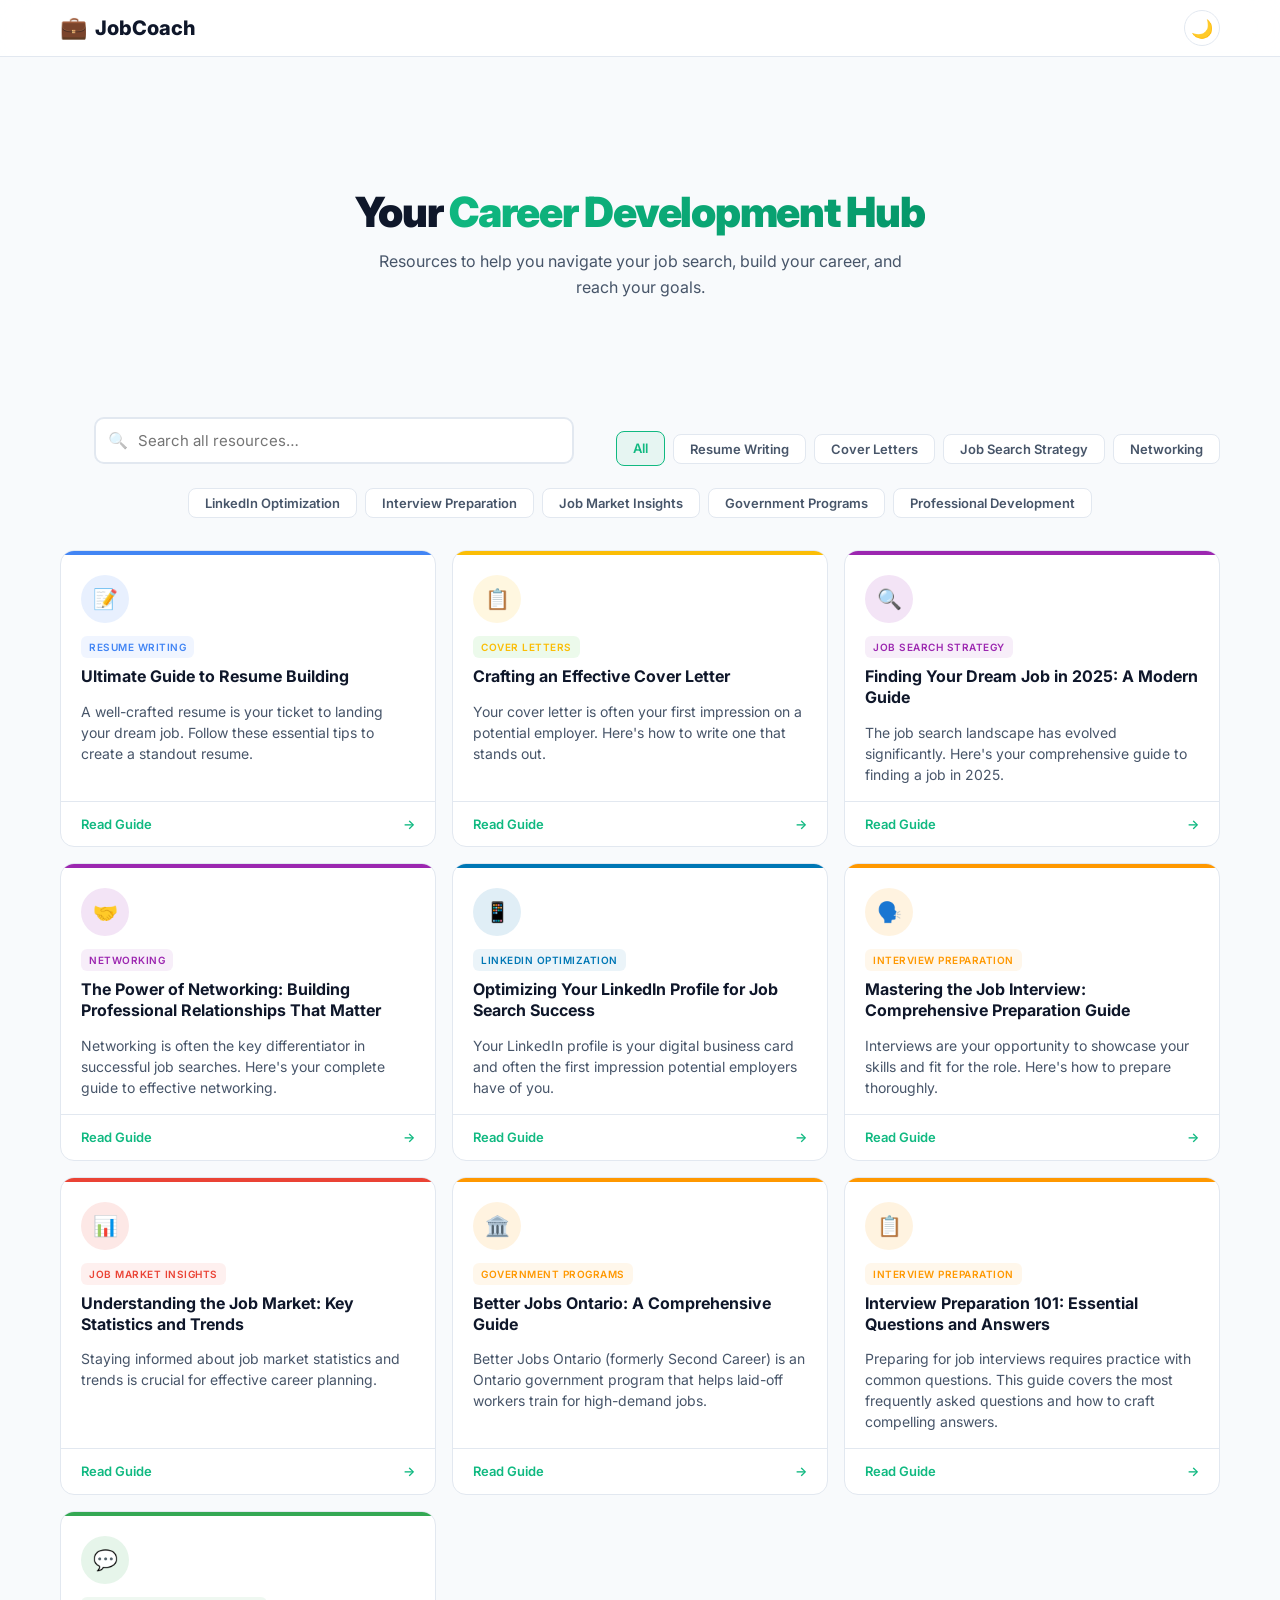
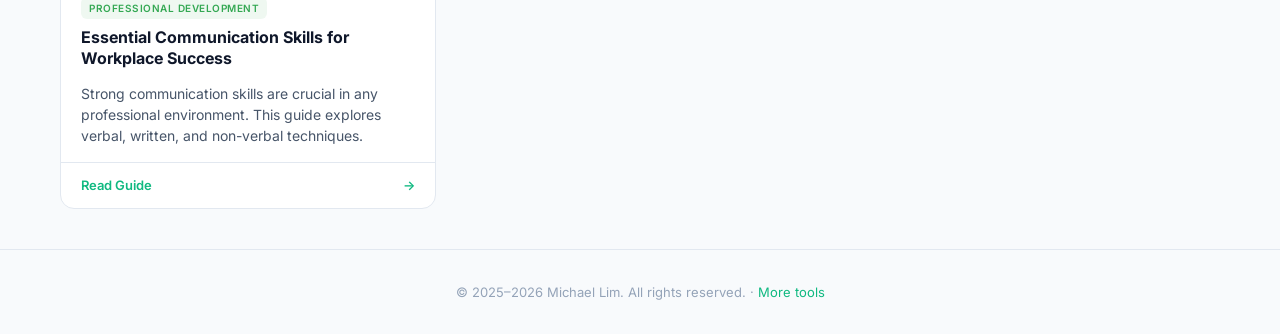
<file: index.html>
<!DOCTYPE html>
<html lang="en">
<head>
    <meta charset="UTF-8">
    <meta name="viewport" content="width=device-width, initial-scale=1.0">
    <title>JobCoach — Career Resources</title>
    <link rel="icon" type="image/svg+xml" href="data:image/svg+xml,<svg xmlns='http://www.w3.org/2000/svg' viewBox='0 0 24 24' fill='%2310b981'><path d='M20 6h-4V4c0-1.1-.9-2-2-2h-4c-1.1 0-2 .9-2 2v2H4c-1.1 0-2 .9-2 2v12c0 1.1.9 2 2 2h16c1.1 0 2-.9 2-2V8c0-1.1-.9-2-2-2zM10 4h4v2h-4V4z'/></svg>">
    <link rel="preconnect" href="https://fonts.googleapis.com">
    <link rel="preconnect" href="https://fonts.gstatic.com" crossorigin>
    <link href="https://fonts.googleapis.com/css2?family=Inter:wght@400;500;600;700;800;900&display=swap" rel="stylesheet">
    <link rel="stylesheet" href="main.css">
</head>
<body>
    <!-- Nav -->
    <nav class="nav" id="nav">
        <div class="nav-inner">
            <a href="#" class="nav-brand" onclick="showHome();return false;"><span class="nav-icon">💼</span><span class="nav-text">JobCoach</span></a>
            <button class="theme-toggle" id="themeToggle" title="Toggle dark mode">🌙</button>
        </div>
    </nav>

    <!-- Main container -->
    <div id="main"></div>

    <!-- Footer -->
    <footer>
        <p>© 2025–2026 Michael Lim. All rights reserved. · <a href="https://michaelelim.github.io/" target="_blank">More tools</a></p>
    </footer>

    <script src="app.js"></script>
</body>
</html>
</file>
<file: main.css>
/* ============================================================
   JobCoach — Full styles
   ============================================================ */
:root{--bg:#f8fafc;--bg2:#fff;--text:#0f172a;--text2:#475569;--text3:#94a3b8;
--border:#e2e8f0;--accent:#10b981;--accent2:#059669;--accent-light:rgba(16,185,129,.08);
--radius:14px;--shadow:0 1px 3px rgba(0,0,0,.06),0 4px 12px rgba(0,0,0,.06);
--radius-sm:8px;--font:'Inter',system-ui,sans-serif}
[data-theme="dark"]{--bg:#0f1117;--bg2:#1a1d2e;--text:#e2e8f0;--text2:#cbd5e1;--text3:#64748b;
--border:#2d3148;--accent:#34d399;--accent2:#10b981;--accent-light:rgba(52,211,153,.1);
--shadow:0 1px 3px rgba(0,0,0,.3),0 4px 12px rgba(0,0,0,.2)}
*{margin:0;padding:0;box-sizing:border-box}html{scroll-behavior:smooth}
body{font-family:var(--font);background:var(--bg);color:var(--text);line-height:1.6;min-height:100vh;transition:background .3s,color .3s}
a{color:var(--accent);text-decoration:none}a:hover{text-decoration:underline}
button{cursor:pointer;font-family:var(--font)}

/* Nav */
.nav{position:sticky;top:0;z-index:100;background:rgba(255,255,255,.88);backdrop-filter:blur(16px);border-bottom:1px solid var(--border);transition:background .3s}
[data-theme="dark"] .nav{background:rgba(15,17,23,.88)}
.nav-inner{max-width:1200px;margin:0 auto;padding:0 20px;display:flex;align-items:center;justify-content:space-between;height:56px}
.nav-brand{display:flex;align-items:center;gap:8px;font-weight:800;font-size:20px;color:var(--text)!important;text-decoration:none!important}
.nav-icon{font-size:22px}
.theme-toggle{background:none;border:1.5px solid var(--border);width:36px;height:36px;border-radius:50%;display:flex;align-items:center;justify-content:center;font-size:18px;transition:all .2s}
.theme-toggle:hover{border-color:var(--accent);transform:scale(1.1)}

/* Container */
.container{max-width:1200px;margin:0 auto;padding:0 20px}

/* Hero */
.hero{text-align:center;padding:40px 20px 24px;display:flex;align-items:center;justify-content:center;min-height:40vh}
.hero h1{font-size:clamp(1.8rem,5vw,2.6rem);font-weight:900;line-height:1.15;margin-bottom:12px;letter-spacing:-.03em}
.hero h1 .accent{background:linear-gradient(135deg,#10b981,#059669);-webkit-background-clip:text;-webkit-text-fill-color:transparent;background-clip:text}
.hero>.container>p{font-size:16px;color:var(--text2);max-width:560px;margin:0 auto}

/* Filter section */
.filters{padding:0 0 24px;margin:0 auto 8px}
.filters .container{display:flex;gap:8px;flex-wrap:wrap;justify-content:center;align-items:center}
.search-bar{width:100%;max-width:480px;margin:0 auto 16px;position:relative}
.search-bar input{width:100%;padding:12px 16px 12px 42px;border:2px solid var(--border);border-radius:10px;font-size:15px;font-family:var(--font);background:var(--bg2);color:var(--text);transition:border-color .3s}
[data-theme="dark"] .search-bar input{background:var(--bg2)}
.search-bar input:focus{outline:none;border-color:var(--accent)}
.search-bar .search-icon{position:absolute;left:14px;top:50%;transform:translateY(-50%);font-size:16px;opacity:.4}
.filter-btn{background:var(--bg2);border:1.5px solid var(--border);border-radius:8px;padding:6px 16px;font-size:13px;font-weight:600;color:var(--text2);transition:all .2s;font-family:var(--font)}
.filter-btn:hover{border-color:var(--accent);color:var(--text)}
.filter-btn.active{background:var(--accent-light);border-color:var(--accent);color:var(--accent)}
[data-theme="dark"] .filter-btn{background:var(--bg2);border-color:var(--border)}

/* Featured section */
.section-title{font-size:1.6rem;font-weight:800;margin-bottom:20px;position:relative;padding-bottom:8px}
.section-title::after{content:'';position:absolute;bottom:0;left:0;width:50px;height:3px;background:var(--accent);border-radius:2px}
.featured-grid{display:grid;grid-template-columns:repeat(auto-fill,minmax(340px,1fr));gap:16px;margin-bottom:32px}

/* Card styles */
.card{background:var(--bg2);border:1px solid var(--border);border-radius:var(--radius);overflow:hidden;transition:all .25s ease;cursor:pointer;display:flex;flex-direction:column;position:relative}
.card:hover{transform:translateY(-4px);box-shadow:var(--shadow);border-color:var(--accent)}
.card-header{padding:20px 20px 12px;border-top:4px solid var(--accent);position:relative}
.cat-resume .card-header{border-top-color:#4285f4}
.cat-cover-letter .card-header{border-top-color:#fbbd06}
.cat-interview .card-header{border-top-color:#ff9800}
.cat-networking .card-header{border-top-color:#9c27b0}
.cat-linkedin .card-header{border-top-color:#0077b5}
.cat-job-market .card-header{border-top-color:#ea4335}
.cat-job-search .card-header{border-top-color:#9c27b0}
.cat-prof-dev .card-header{border-top-color:#34a853}
.cat-gov .card-header{border-top-color:#ff9800}
.cat-icon{width:48px;height:48px;border-radius:50%;display:flex;align-items:center;justify-content:center;font-size:20px;margin-bottom:10px}
.cat-resume .cat-icon{background:rgba(66,133,244,.12);color:#4285f4}
.cat-cover-letter .cat-icon{background:rgba(251,189,6,.12);color:#fbbd06}
.cat-interview .cat-icon{background:rgba(255,152,0,.12);color:#ff9800}
.cat-networking .cat-icon{background:rgba(156,39,176,.12);color:#9c27b0}
.cat-linkedin .cat-icon{background:rgba(0,119,181,.12);color:#0077b5}
.cat-job-market .cat-icon{background:rgba(234,67,53,.12);color:#ea4335}
.cat-job-search .cat-icon{background:rgba(156,39,176,.12);color:#9c27b0}
.cat-prof-dev .cat-icon{background:rgba(52,168,83,.12);color:#34a853}
.cat-gov .cat-icon{background:rgba(255,152,0,.12);color:#ff9800}
.cat-tag{display:inline-block;font-size:10px;font-weight:600;text-transform:uppercase;letter-spacing:.5px;padding:3px 8px;border-radius:6px;background:var(--accent-light);color:var(--accent);margin-bottom:8px}
.cat-resume .cat-tag{background:rgba(66,133,244,.08);color:#4285f4}
.cat-cover-letter .cat-tag{background:rgba(17,189,6,.08);color:#fbbd06}
.cat-interview .cat-tag{background:rgba(255,152,0,.08);color:#ff9800}
.cat-networking .cat-tag{background:rgba(156,39,176,.08);color:#9c27b0}
.cat-linkedin .cat-tag{background:rgba(0,119,181,.08);color:#0077b5}
.cat-job-market .cat-tag{background:rgba(234,67,53,.08);color:#ea4335}
.cat-job-search .cat-tag{background:rgba(156,39,176,.08);color:#9c27b0}
.cat-prof-dev .cat-tag{background:rgba(52,168,83,.08);color:#34a853}
.cat-gov .cat-tag{background:rgba(255,152,0,.08);color:#ff9800}
.card-title{font-size:16px;font-weight:700;margin-bottom:2px;line-height:1.3}
.card-body{padding:0 20px 16px;flex:1}
.card-desc{font-size:14px;color:var(--text2);line-height:1.5}
.card-footer{padding:12px 20px;border-top:1px solid var(--border);display:flex;justify-content:space-between;align-items:center;font-size:13px;font-weight:600;color:var(--accent)}
.card-footer .arrow{transition:transform .2s}.card:hover .arrow{transform:translateX(4px)}
[data-theme="dark"] .card{border-color:var(--border);background:var(--bg2)}

/* Detail article */
.article{max-width:800px;margin:0 auto;padding:24px 20px 40px}
.article-header{margin-bottom:32px}
.back-btn{display:inline-flex;align-items:center;gap:6px;font-size:14px;font-weight:600;color:var(--text2);margin-bottom:16px;background:none;border:none;font-family:var(--font);cursor:pointer}
.back-btn:hover{color:var(--accent)}
.article-title{font-size:clamp(1.6rem,4vw,2.2rem);font-weight:900;line-height:1.2;margin-bottom:12px}
.article-meta{font-size:13px;color:var(--text3)}
.article-content{font-size:16px;line-height:1.8;white-space:pre-wrap}

/* Footer */
footer{text-align:center;padding:32px 20px;border-top:1px solid var(--border);margin-top:40px}
footer p{font-size:13px;color:var(--text3)}

/* Responsive */
@media(max-width:760px){
    .featured-grid{grid-template-columns:1fr}
    .hero h1{font-size:1.8rem}
    .filters .container{justify-content:flex-start;gap:6px}
    .filter-btn{padding:4px 10px;font-size:12px}
}
</file>
